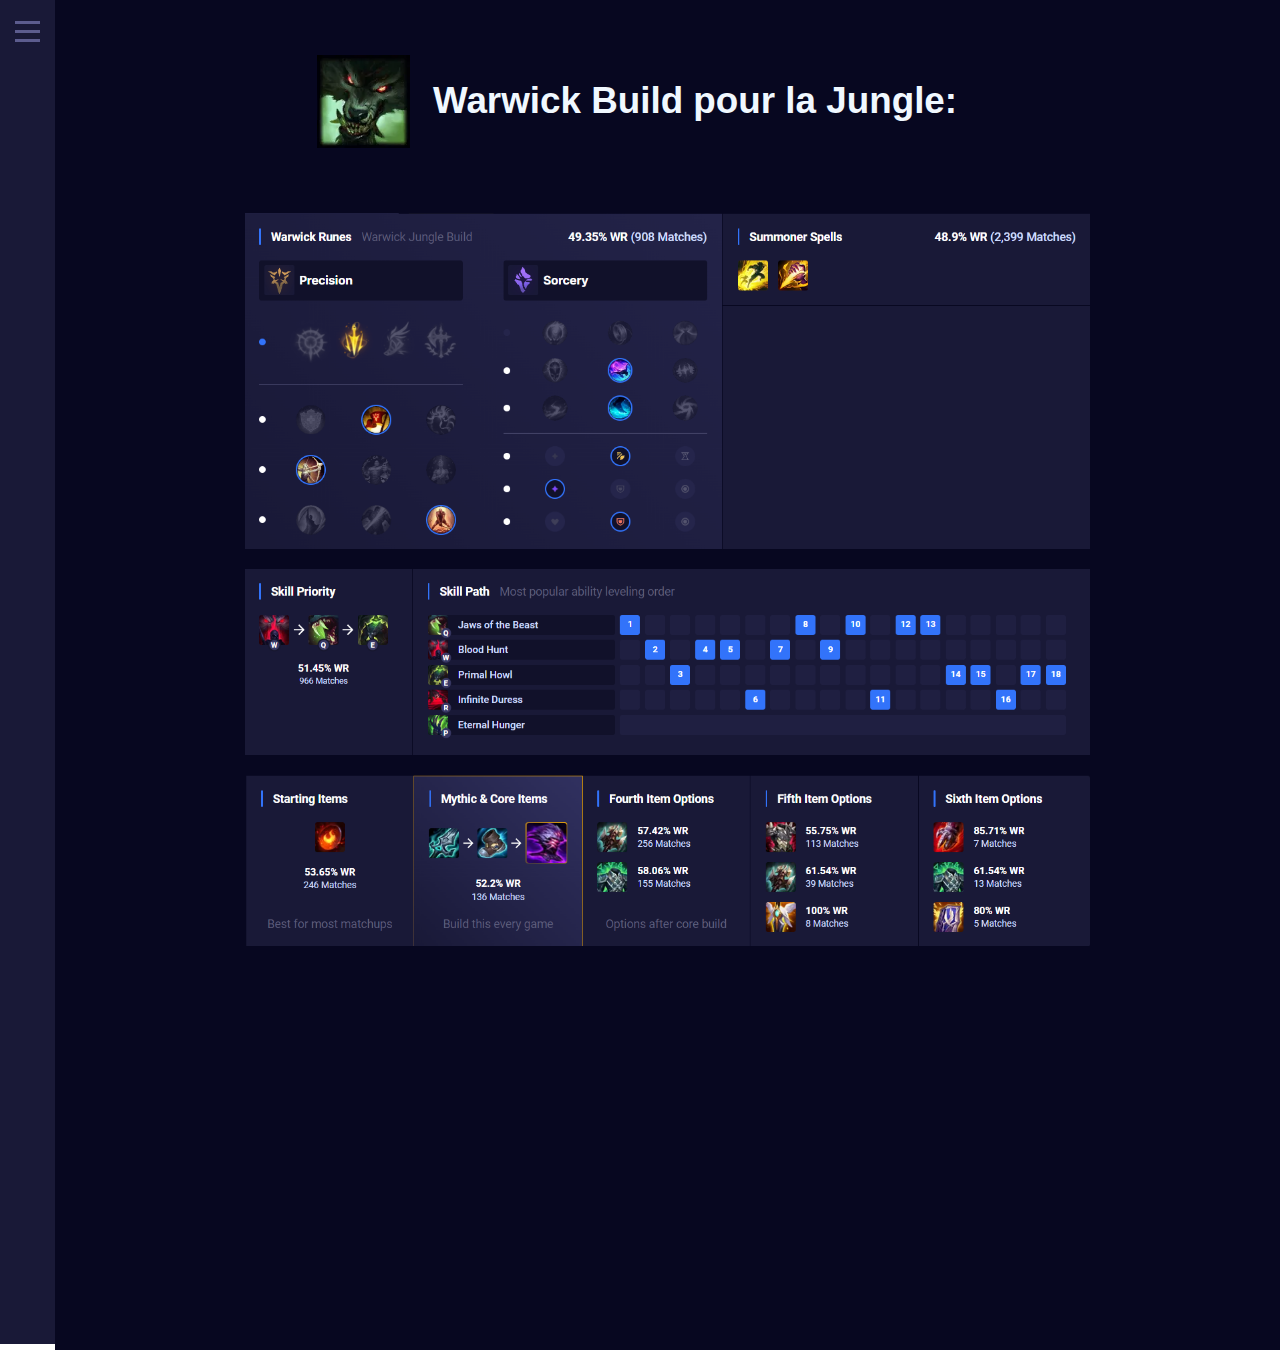
<file: index.html>
<!DOCTYPE html>
<html lang="en">
<head>
    <meta charset="UTF-8">
    <meta name="viewport" content="width=device-width, initial-scale=1.0">
    <title>Document</title>
    <link rel="stylesheet" href="css/style.css">
</head>
<body>
    <div class="burger-menu">
        <div class="burger-icon" id="burger-icon">
            <div class="bar"></div>
            <div class="bar"></div>
            <div class="bar"></div>
        </div>
        <ul class="menu" id="menu">
            <li><a href="malphite.html">BUILD MALPHITE</a></li>
            <li><a href="morgana.html">BUILD MORGANA</a></li>
            <li class="actu"><a href="index.html">BUILD WARWICK</a></li>
            <li><a href="contact.html">INSCRIPTION</a></li>
            <li><a href="galery.html">GALERIE</a></li>
            <button class="btn-clair">MODE CLAIR</button>
        </ul>
    </div>

    <div class="trois">
        <header>
            <img class="icone" src="images/warwick.jpg" alt="warwick_icon">
            <h1>Warwick Build pour la Jungle:</h1>
        </header>
        <main class="article">
            <div class="images_pc">
                <img src="images/runes.png" alt="runes_pc">
                <img src="images/competences.png" alt="competences_pc">
                <img src="images/items.png" alt="items_pc">
            </div>
            <div class="images_mobile">
                <img src="images/runes_mobile.jpg" alt="runes_mobile">
                <img src="images/competences_mobile.jpg" alt="competences_mobile">
                <img src="images/items_mobile.jpg" alt="items_mobile">
            </div>
        </main>
        <footer>
        </footer>
    </div>

    <script src="js/script.js"></script>
</body>
</html>
</file>
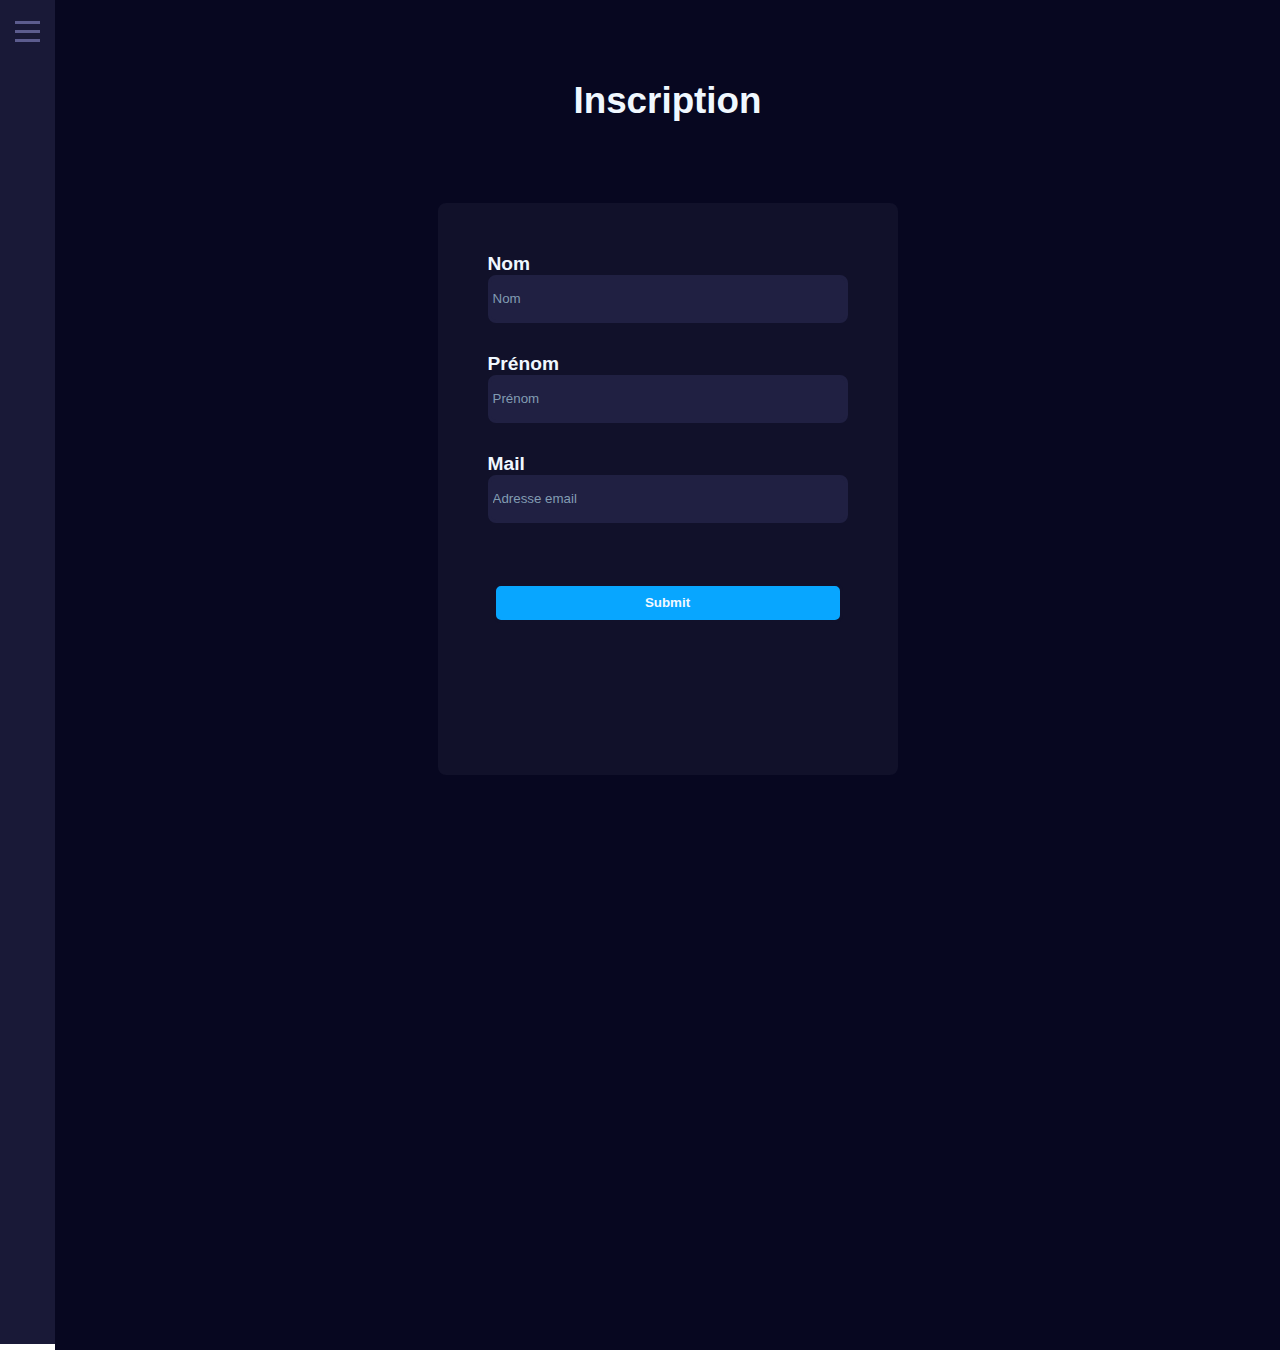
<file: contact.html>
<!DOCTYPE html>
<html lang="en">
<head>
    <meta charset="UTF-8">
    <meta name="viewport" content="width=device-width, initial-scale=1.0">
    <title>Document</title>
    <link rel="stylesheet" href="css/contact.css">
</head>
<body>
    <div class="burger-menu">
        <div class="burger-icon" id="burger-icon">
            <div class="bar"></div>
            <div class="bar"></div>
            <div class="bar"></div>
        </div>
        <ul class="menu" id="menu">
            <li><a href="malphite.html">BUILD MALPHITE</a></li>
            <li><a href="morgana.html">BUILD MORGANA</a></li>
            <li><a href="index.html">BUILD WARWICK</a></li>
            <li class="actu"><a  href="contact.html">INSCRIPTION</a></li>
            <li><a href="galery.html">GALERIE</a></li>
            <button class="btn-clair">MODE CLAIR</button>
        </ul>
    </div>
    <div class="trois">
        <header>
            <h1 id="titre">Inscription</h1>
        </header>
        <main class="article">
            <form>
                <label for="nom">Nom</label>
                <input type="text" id="nom" placeholder="Nom">
                <label for="prenom">Prénom</label>
                <input type="text" id="prenom" placeholder="Prénom">
                <label for="email">Mail</label>
                <input type="email" id="email" placeholder="Adresse email">
                <p id="emailError"></p>
                <input class="submit" type="submit" name="" id="envoyer">
                <p class="reussite"></p>
            </form>
        </main>
        <footer>
        </footer>
    </div>
    
    <script src="js/formulaire.js"></script>
    <script src="js/script.js"></script>
</body>
</html>
</file>
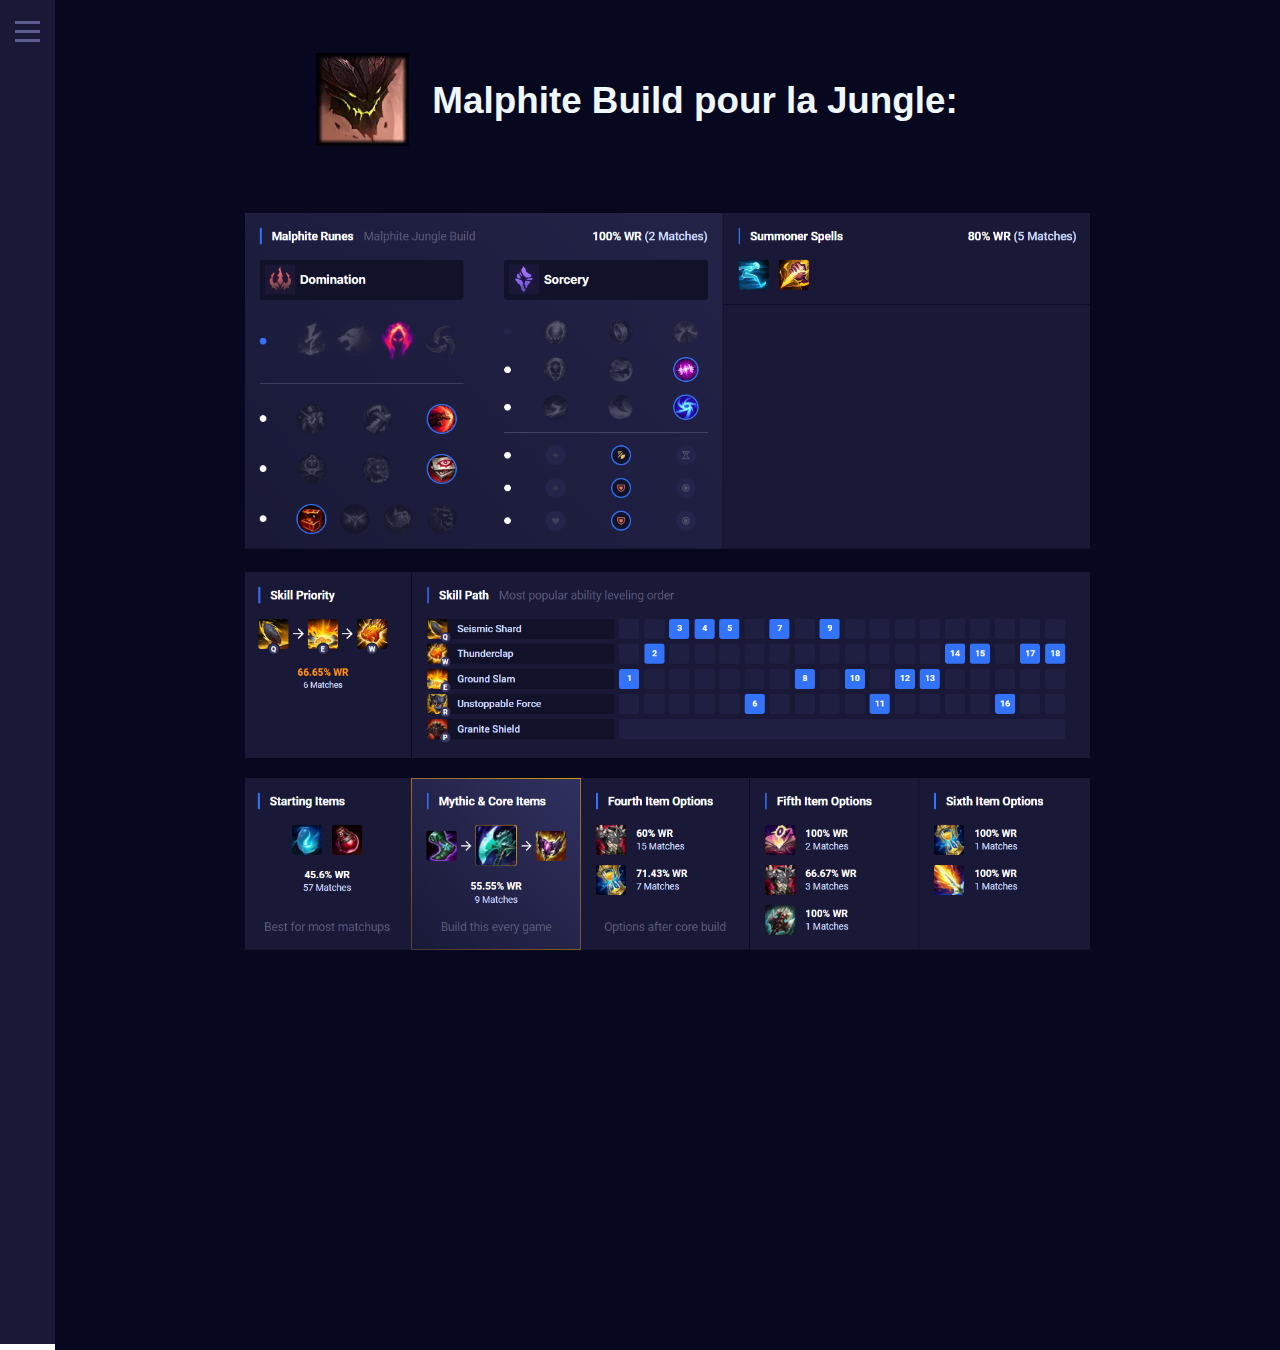
<file: malphite.html>
<!DOCTYPE html>
<html lang="en">
<head>
    <meta charset="UTF-8">
    <meta name="viewport" content="width=device-width, initial-scale=1.0">
    <title>Document</title>
    <link rel="stylesheet" href="css/malphite.css">
</head>
<body>
    <div class="burger-menu">
        <div class="burger-icon" id="burger-icon">
            <div class="bar"></div>
            <div class="bar"></div>
            <div class="bar"></div>
        </div>
        <ul class="menu" id="menu">
            <li class="actu"><a href="malphite.html">BUILD MALPHITE</a></li>
            <li><a href="morgana.html">BUILD MORGANA</a></li>
            <li><a href="index.html">BUILD WARWICK</a></li>
            <li><a href="contact.html">INSCRIPTION</a></li>
            <li><a href="galery.html">GALERIE</a></li>
            <button class="btn-clair">MODE CLAIR</button>
        </ul>
    </div>

    <div class="trois">
        <header>
            <a class="easter_egg" href="images/malphite_easter.png"><img class="icone" src="images/malphite.jpg" alt=""></a>
            <h1>Malphite Build pour la Jungle:</h1>
        </header>
        <main class="article">
            <div class="images_pc">
                <img src="images/runes_malph.png" alt="runes_pc">
                <img src="images/competences_malph.png" alt="competences_pc">
                <img src="images/items_malph.png" alt="items_pc">
            </div>
            <div class="images_mobile">
                <img src="images/runes_mobile_malph.jpg" alt="runes_mobile">
                <img src="images/competences_mobile_malph.jpg" alt="competences_mobile">
                <img src="images/items_mobile_malph.jpg" alt="items_mobile">
            </div>
        </main>
        <footer>
        </footer>
    </div>
    
    <script src="js/script.js"></script>
</body>
</html>
</file>
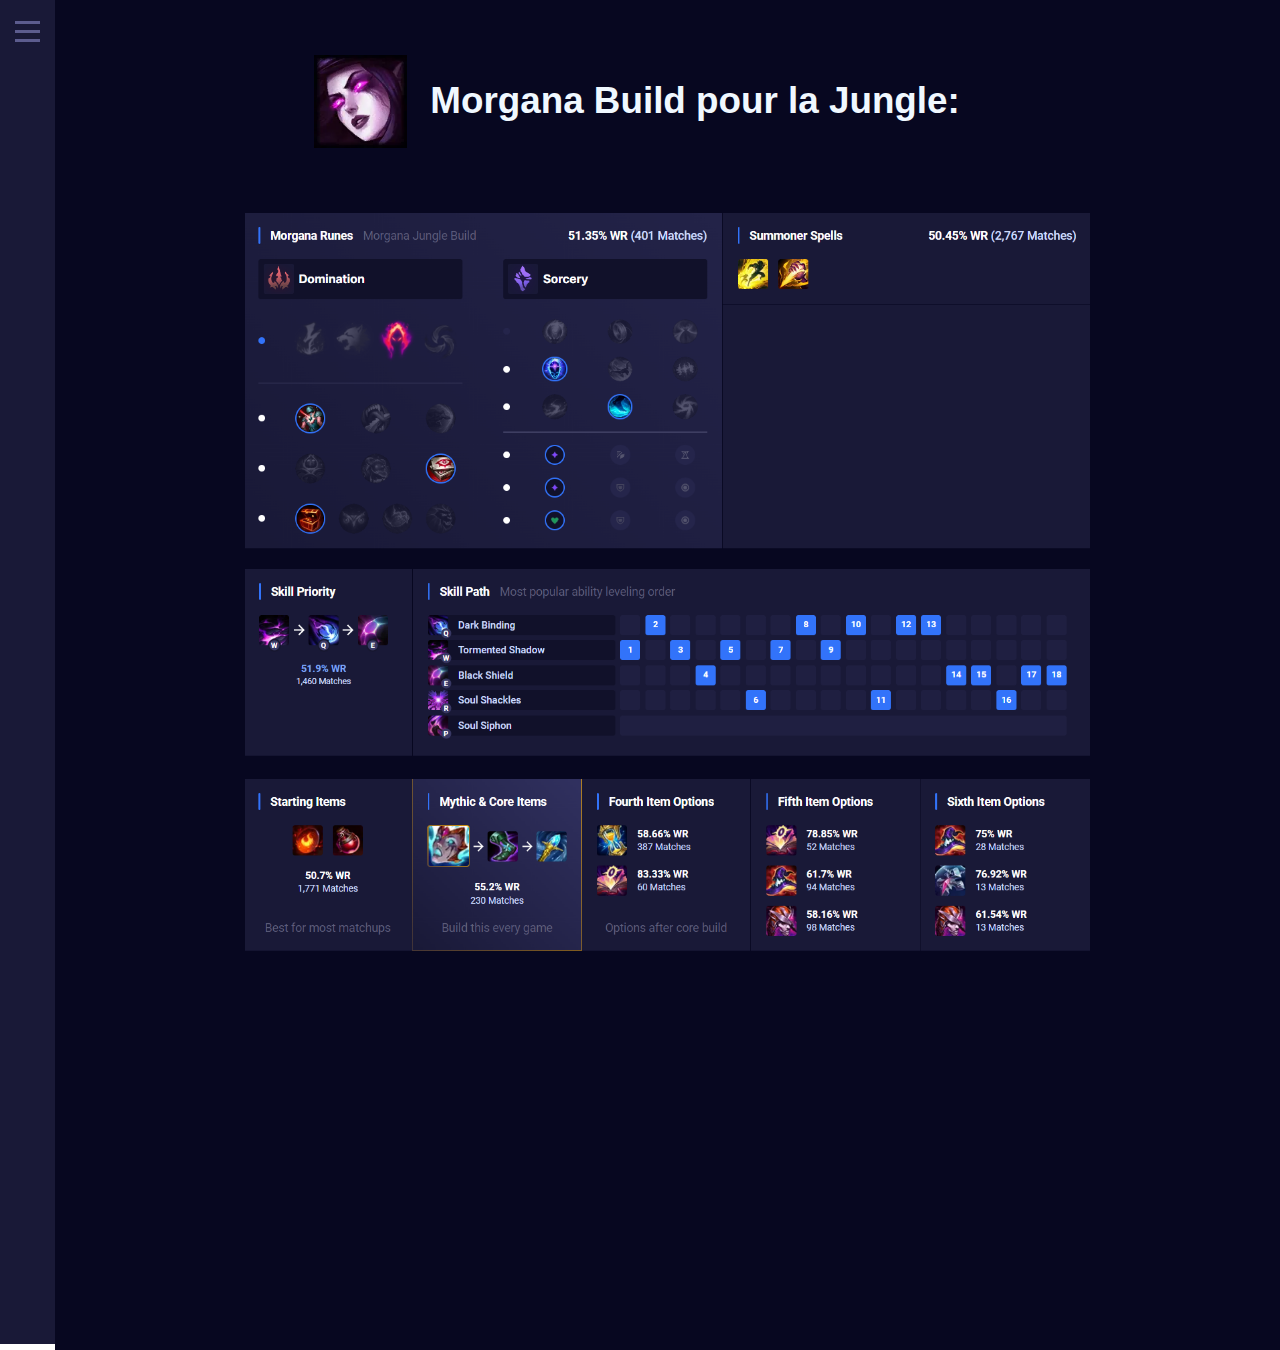
<file: morgana.html>
<!DOCTYPE html>
<html lang="en">
<head>
    <meta charset="UTF-8">
    <meta name="viewport" content="width=device-width, initial-scale=1.0">
    <title>Document</title>
    <link rel="stylesheet" href="css/morgana.css">
</head>
<body>
    <div class="burger-menu">
        <div class="burger-icon" id="burger-icon">
            <div class="bar"></div>
            <div class="bar"></div>
            <div class="bar"></div>
        </div>
        <ul class="menu" id="menu">
            <li><a href="malphite.html">BUILD MALPHITE</a></li>
            <li class="actu"><a href="morgana.html">BUILD MORGANA</a></li>
            <li><a href="index.html">BUILD WARWICK</a></li>
            <li><a href="contact.html">INSCRIPTION</a></li>
            <li><a href="galery.html">GALERIE</a></li>
            <button class="btn-clair">MODE CLAIR</button>
        </ul>
    </div>

    <div class="trois">
        <header>
            <img class="icone" src="images/morgana.jpg" alt="morgana_icon">
            <h1>Morgana Build pour la Jungle:</h1>
        </header>
        <main class="article">
            <div class="images_pc">
                <img src="images/runes_morg.png" alt="runes_pc">
                <img src="images/competences_morg.png" alt="competences_pc">
                <img src="images/items_morg.png" alt="items_pc">
            </div>
            <div class="images_mobile">
                <img src="images/runes_mobile_morg.jpg" alt="runes_mobile">
                <img src="images/competences_mobile_morg.jpg" alt="competences_mobile">
                <img src="images/items_mobile_morg.jpg" alt="items_mobile">
            </div>
        </main>
        <footer>
        </footer>
    </div>
    
    <script src="js/script.js"></script>
</body>
</html>
</file>
<file: css/style.css>
*{
    margin: 0;
}

body{
    display: flex;  
    width: 100%;
    height: 100vh;
}

li:hover{
    background-color: rgb(18, 18, 40); 
}
button{
    background-color: rgb(25, 25, 55); ;
    border: none;
    color: rgb(92, 92, 142);
    font-size: larger;
    font-family: sans-serif;
    font-weight: 600;
    padding: 15px;
    margin-top: 427px;
}
button:hover{
    background-color: rgb(18, 18, 40); 
    cursor: pointer;
}

.trois{
    width: 100%;
    height: 150%;
}
header{
    background-color: rgb(7, 7, 32);  
    height: 15%;
    display: flex;
    align-items: center;
    justify-content: center;
    padding-right: 5%;
}
.icone{
    width: 8%;
    height: auto;
}
h1{
    color: aliceblue;
    font-family: sans-serif;
    font-weight: 600;
    font-size: 230%;
    padding-left: 2%;
}
.article{
    background-color: rgb(7, 7, 32);  
    width: 100%;
    height: 70%;
}
.images_pc{
    display: flex;
    flex-direction: column;
    align-items: center;
    justify-content: space-between;
}
.images_mobile{
    display: none;
}
.article img{
    width: 69%;
    height: auto;
    margin: 10px;
}
footer{
    background-color: rgb(7, 7, 32);  
    height: 15%;
}

@media screen and (max-width: 1024px){
    .aside{
        display: none;
    }
}

@media all and (max-device-width: 480px){
    body{
        flex-direction: column;
    }
    nav{
        width: 100%;
        height: 20%;
    }
    a{
        padding-left: 0%;
        border: none;
        background-color: rgb(25, 25, 55);
    }
    .liens{
        flex-direction: row;
        text-align: center;
    }
    .aside{
        display: none;
    }
    .images_pc{
        display: none;
    }
    .images_mobile{
        display: block;
        display: flex;
        flex-direction: column;
        align-items: center;
        justify-content: space-between;
    }
    .article{
        height: 100%;
    }
    header{
        height: 20%;
    }
    footer{
        height: 20%;
    }
}

.burger-menu{
    display: flex;
    justify-content: space-between;
    padding: 15px;
    height: 146%;
    background-color:rgb(25, 25, 55); 
}
.burger-icon{
    cursor: pointer;
}
.bar{
    width: 25px;
    height: 3px;
    background-color: rgb(92, 92, 142);
    margin: 6px 0;
    transition: 0.4s;
}
.menu{
    list-style-type: none;
    margin: 0;
    padding: 0;
    display: none;
}
.menu li{
    padding: 15px;
    text-align: center;
}
.menu a{
    text-decoration: none;
    color: rgb(92, 92, 142);
    font-size: larger;
    font-family: sans-serif;
    font-weight: 600;
    border-radius: 8px;
    width: 100%;
    text-align: center;
    padding: 15px;
}
.menu.active {
    display: flex;
    flex-direction: column;
    position: absolute;
    height: 150%;
    left: 55px;
    background-color: rgb(25, 25, 55);
    align-self: center;
}

.clair{
    background-color: azure;
    color: rgb(17, 17, 42);
}

.actu{
    background-color: rgb(7, 7, 32);
}
</file>
<file: css/contact.css>
*{
    margin: 0;
}

body{
    display: flex;  
    width: 100%;
    height: 100vh;
}

li:hover{
    background-color: rgb(18, 18, 40); 
}
button{
    background-color: rgb(25, 25, 55); ;
    border: none;
    color: rgb(92, 92, 142);
    font-size: larger;
    font-family: sans-serif;
    font-weight: 600;
    padding: 15px;
    margin-top: 427px;
}
button:hover{
    background-color: rgb(18, 18, 40); 
    cursor: pointer;
}

.trois{
    width: 100%;
    height: 150%;
    justify-content: center;
}

header{
    background-color: rgb(7, 7, 32);  
    height: 15%;
    display: flex;
    align-items: center;
    justify-content: center;
}

h1{  
    font-family: sans-serif;
    font-weight: 600;
    font-size: 230%;
    color: aliceblue;
}

.article{
    background-color: rgb(7, 7, 32);  
    width: 100%;
    height: 70%;   
    display: flex;
    justify-content: center;
}

label{
    color: aliceblue;
    font-family: sans-serif;
    font-weight: 600;
    font-size: 120%;
}
input{
    border: 3px solid rgb(32, 32, 66);
    border-radius: 8px;
    background-color: rgb(32, 32, 66);
    width: 350px;
    height: 40px;
    margin-bottom: 30px;
    color: aliceblue;
}
input#email{
    margin-bottom: 0px;
}
input::placeholder{
    color: rgb(130, 156, 178);
    font-family: sans-serif;
}
form{
    display: flex;
    flex-direction: column;
    background-color: rgb(17, 17, 42);
    height: 50%;
    border: 50px solid rgb(17, 17, 42);
    border-radius: 8px;
}
#emailError{
    color: red;
    font-family: sans-serif;
    background-color: rgb(17, 17, 42);
}
.reussite{
    color: rgb(9, 202, 9);
    font-family: sans-serif;
    align-self: center;
    margin-top: 30px;
    font-weight: 600;
    font-size: 120%;
}
.submit{
    background-color: rgb(8, 166, 255);
    color: aliceblue;
    font-weight: 600;
    align-self: center;
    margin-top: 60px;
    margin-bottom: 0;
    border: 3px solid rgb(17, 17, 42);
}
.submit:hover {
    background-color: rgba(8, 164, 255, 0.73);
    cursor: pointer;
}

footer{
    background-color: rgb(7, 7, 32);  
    height: 15%;
}

.burger-menu{
    display: flex;
    justify-content: space-between;
    padding: 15px;
    height: 146%;
    background-color:rgb(25, 25, 55); 
}
.burger-icon{
    cursor: pointer;
}
.bar{
    width: 25px;
    height: 3px;
    background-color: rgb(92, 92, 142);
    margin: 6px 0;
    transition: 0.4s;
}
.menu{
    list-style-type: none;
    margin: 0;
    padding: 0;
    display: none;
}
.menu li{
    padding: 15px;
    text-align: center;
}
.menu a{
    text-decoration: none;
    color: rgb(92, 92, 142);
    font-size: larger;
    font-family: sans-serif;
    font-weight: 600;
    border-radius: 8px;
    width: 100%;
    text-align: center;
    padding: 15px;
}
.menu.active {
    display: flex;
    flex-direction: column;
    position: absolute;
    height: 150%;
    left: 55px;
    background-color: rgb(25, 25, 55);
    align-self: center;
}

.clair{
    background-color: azure;
    color: rgb(17, 17, 42);
}

.actu{
    background-color: rgb(7, 7, 32);
}
</file>
<file: css/malphite.css>
*{
    margin: 0;
}

body{
    display: flex;  
    width: 100%;
    height: 100vh;
}

li:hover{
    background-color: rgb(18, 18, 40); 
}
button{
    background-color: rgb(25, 25, 55); ;
    border: none;
    color: rgb(92, 92, 142);
    font-size: larger;
    font-family: sans-serif;
    font-weight: 600;
    padding: 15px;
    margin-top: 427px;
}
button:hover{
    background-color: rgb(18, 18, 40); 
    cursor: pointer;
}

.trois{
    width: 100%;
    height: 150%;
}
header{
    background-color: rgb(7, 7, 32);  
    height: 15%;
    display: flex;
    align-items: center;
    justify-content: center;
    padding-right: 5%;
}
.easter_egg{
    width: 8%;
    height: auto;
}
.icone{
    width: 100%;
    height: auto;
}
h1{
    color: aliceblue;
    font-family: sans-serif;
    font-weight: 600;
    font-size: 230%;
    padding-left: 2%;
}
.article{
    background-color: rgb(7, 7, 32);  
    width: 100%;
    height: 70%;   
}
.images_pc{
    display: flex;
    flex-direction: column;
    align-items: center;
    justify-content: space-between;
}
.images_mobile{
    display: none;
}
.article img{
    width: 69%;
    height: auto;
    padding: 10px;
}
footer{
    background-color: rgb(7, 7, 32);  
    height: 15%;
}

.aside{
    background-color: rgb(7, 7, 32);  
    width: 15%;
    height: 150%;
}

@media screen and (max-width: 1024px){
    .aside{
        display: none;
    }
}

@media all and (max-device-width: 480px){
    body{
        flex-direction: column;
    }
    nav{
        width: 100%;
        height: 20%;
    }
    .pages{
        padding-left: 0%;
        border: none;
        background-color: rgb(25, 25, 55); 
    }
    .liens{
        flex-direction: row;
        text-align: center;
    }
    .aside{
        display: none;
    }
    .images_pc{
        display: none;
    }
    .images_mobile{
        display: block;
        display: flex;
        flex-direction: column;
        align-items: center;
        justify-content: space-between;
    }
    .article{
        height: 100%;
    }
    header{
        height: 20%;
    }
    footer{
        height: 20%;
    }
}

.burger-menu{
    display: flex;
    justify-content: space-between;
    padding: 15px;
    height: 146%;
    background-color:rgb(25, 25, 55); 
}
.burger-icon{
    cursor: pointer;
}
.bar{
    width: 25px;
    height: 3px;
    background-color: rgb(92, 92, 142);
    margin: 6px 0;
    transition: 0.4s;
}
.menu{
    list-style-type: none;
    margin: 0;
    padding: 0;
    display: none;
}
.menu li{
    padding: 15px;
    text-align: center;
}
.menu a{
    text-decoration: none;
    color: rgb(92, 92, 142);
    font-size: larger;
    font-family: sans-serif;
    font-weight: 600;
    border-radius: 8px;
    width: 100%;
    text-align: center;
    padding: 15px;
}
.menu.active {
    display: flex;
    flex-direction: column;
    position: absolute;
    height: 150%;
    left: 55px;
    background-color: rgb(25, 25, 55);
    align-self: center;
}

.clair{
    background-color: azure;
    color: rgb(17, 17, 42);
}

.actu{
    background-color: rgb(7, 7, 32);
}
</file>
<file: css/morgana.css>
*{
    margin: 0;
}

body{
    display: flex;  
    width: 100%;
    height: 100vh;
}

li:hover{
    background-color: rgb(18, 18, 40); 
}
button{
    background-color: rgb(25, 25, 55); ;
    border: none;
    color: rgb(92, 92, 142);
    font-size: larger;
    font-family: sans-serif;
    font-weight: 600;
    padding: 15px;
    margin-top: 427px;
}
button:hover{
    background-color: rgb(18, 18, 40); 
    cursor: pointer;
}

.trois{
    width: 100%;
    height: 150%;
}
header{
    background-color: rgb(7, 7, 32);  
    height: 15%;
    display: flex;
    align-items: center;
    justify-content: center;
    padding-right: 5%;
}
.icone{
    width: 8%;
    height: auto;
}
h1{
    color: aliceblue;
    font-family: sans-serif;
    font-weight: 600;
    font-size: 230%;
    padding-left: 2%;
}
.article{
    background-color: rgb(7, 7, 32);  
    width: 100%;
    height: 70%;   
}
.images_pc{
    display: flex;
    flex-direction: column;
    align-items: center;
    justify-content: space-between;
}
.images_mobile{
    display: none;
}
.article img{
    width: 69%;
    height: auto;
    margin: 10px;
}
footer{
    background-color: rgb(7, 7, 32);  
    height: 15%;
}

@media screen and (max-width: 1024px){
    .aside{
        display: none;
    }
}

@media all and (max-device-width: 480px){
    body{
        flex-direction: column;
    }
    nav{
        width: 100%;
        height: 20%;
    }
    a{
        padding-left: 0%;
        border: none;
        background-color: rgb(25, 25, 55); 
    }
    .liens{
        flex-direction: row;
        text-align: center;
    }
    .aside{
        display: none;
    }
    .images_pc{
        display: none;
    }
    .images_mobile{
        display: block;
        display: flex;
        flex-direction: column;
        align-items: center;
        justify-content: space-between;
    }
    .article{
        height: 100%;
    }
    header{
        height: 20%;
    }
    footer{
        height: 20%;
    }
}

.burger-menu{
    display: flex;
    justify-content: space-between;
    padding: 15px;
    height: 146%;
    background-color:rgb(25, 25, 55); 
}
.burger-icon{
    cursor: pointer;
}
.bar{
    width: 25px;
    height: 3px;
    background-color: rgb(92, 92, 142);
    margin: 6px 0;
    transition: 0.4s;
}
.menu{
    list-style-type: none;
    margin: 0;
    padding: 0;
    display: none;
}
.menu li{
    padding: 15px;
    text-align: center;
}
.menu a{
    text-decoration: none;
    color: rgb(92, 92, 142);
    font-size: larger;
    font-family: sans-serif;
    font-weight: 600;
    border-radius: 8px;
    width: 100%;
    text-align: center;
    padding: 15px;
}
.menu.active {
    display: flex;
    flex-direction: column;
    position: absolute;
    height: 150%;
    left: 55px;
    background-color: rgb(25, 25, 55);
    align-self: center;
}

.clair{
    background-color: azure;
    color: rgb(17, 17, 42);
}

.actu{
    background-color: rgb(7, 7, 32);
}
</file>
